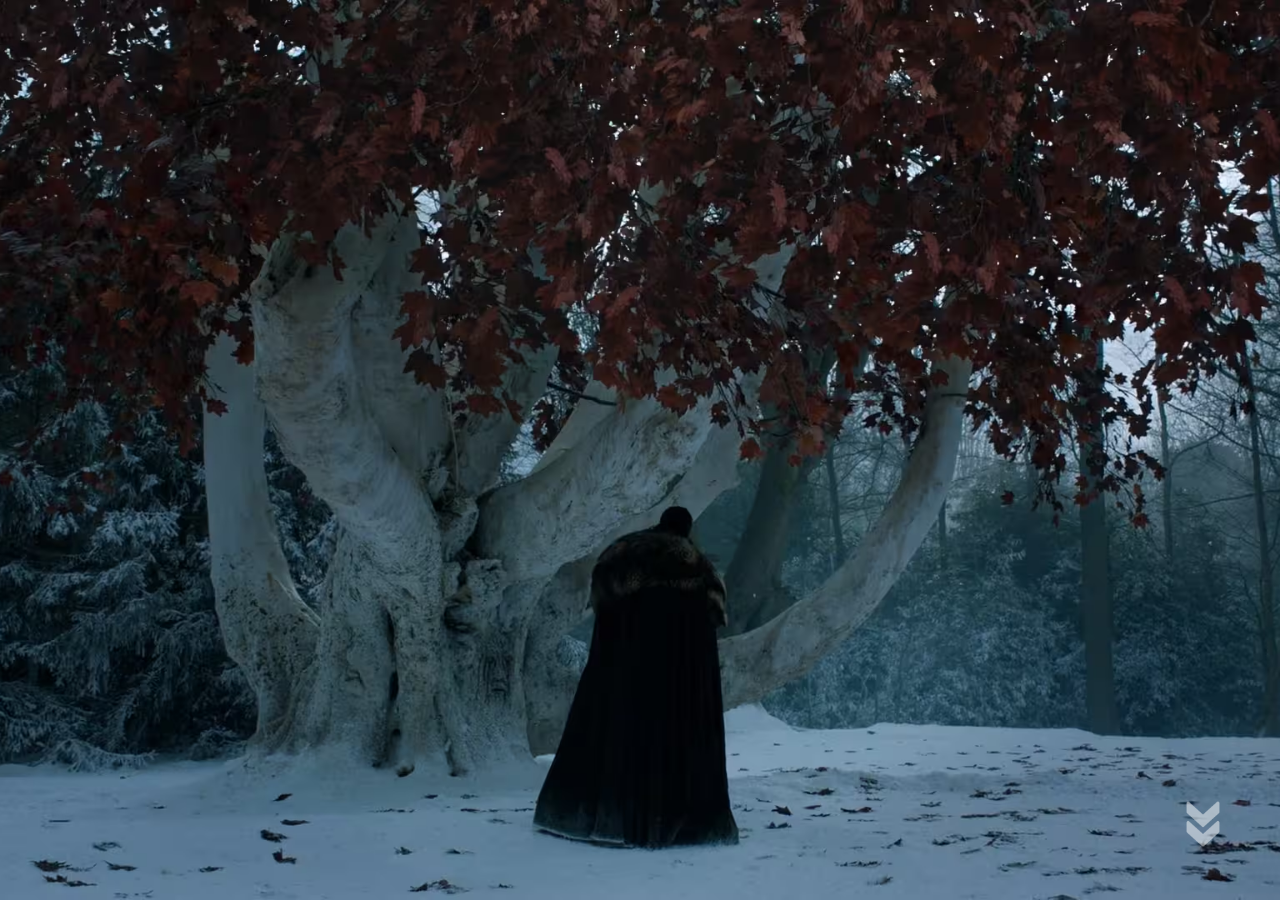
<file: index.html>
<!DOCTYPE html>
<html lang="en">
<head>
  <meta charset="UTF-8">
  <meta name="viewport" content="width=device-width, initial-scale=1.0">
  <title>Game Of Thrones</title>
  <meta name="google" content="notranslate">
  <link rel="shortcut icon" href="assets/favicon.webp" type="image/x-icon">
  <link rel="stylesheet" href="style.css">
</head>
<body style="--clr: #160e0d; --clr2: #67859f;">
  <section style="--bg: url(assets/img-1.avif); ">
    <a href="index2.html"></a>
  </section>
</body>
</html>
</file>
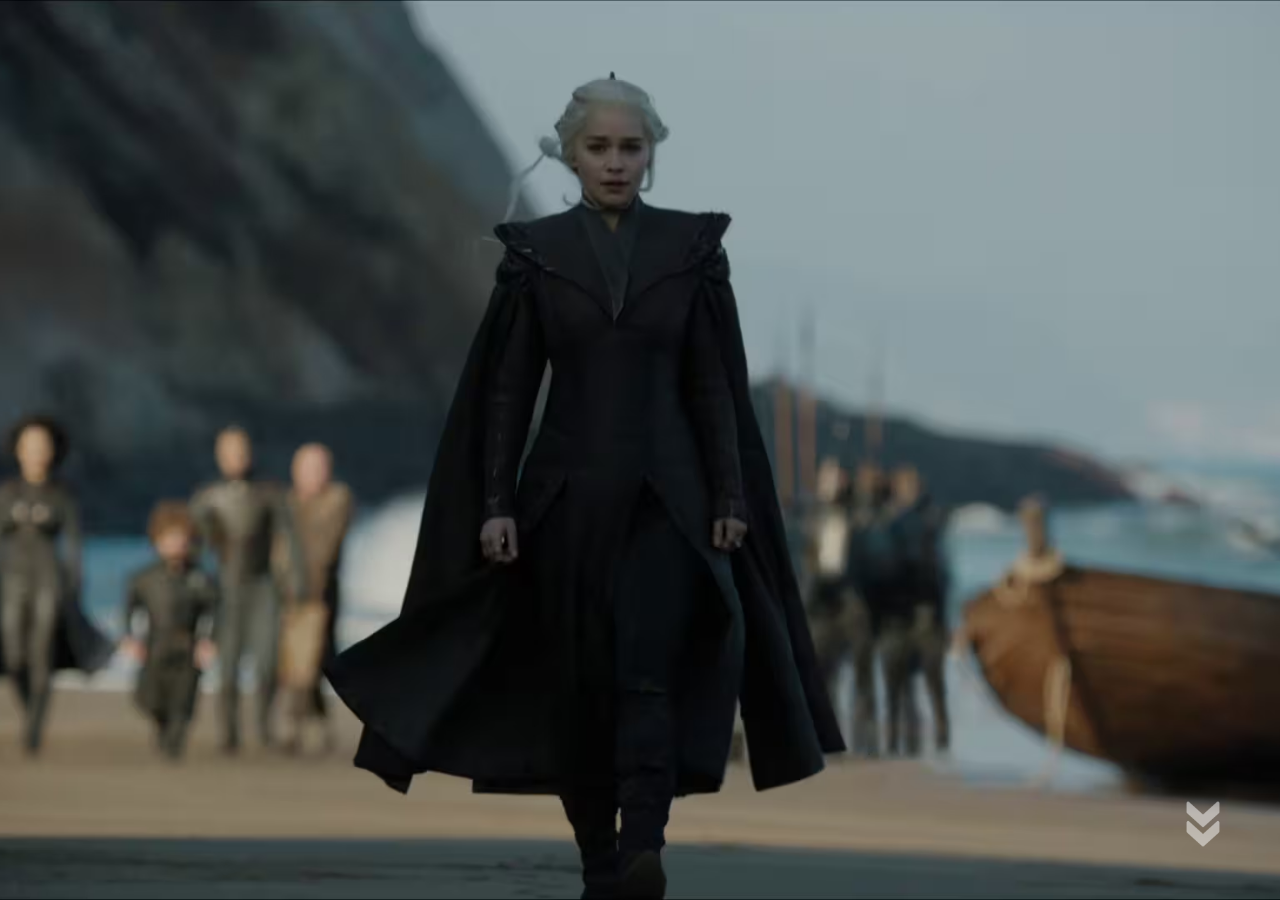
<file: index2.html>
<!DOCTYPE html>
<html lang="en">
<head>
  <meta charset="UTF-8">
  <meta name="viewport" content="width=device-width, initial-scale=1.0">
  <title>Game Of Thrones</title>
  <meta name="google" content="notranslate">
  <link rel="shortcut icon" href="assets/favicon.webp" type="image/x-icon">
  <link rel="stylesheet" href="style.css">
</head>
<body style="--clr: #97a6ab; --clr2: #354545">
  <section style="--bg: url(assets/img-2.avif); ">
    <a href="index3.html"></a>
  </section>
</body>
</html>
</file>
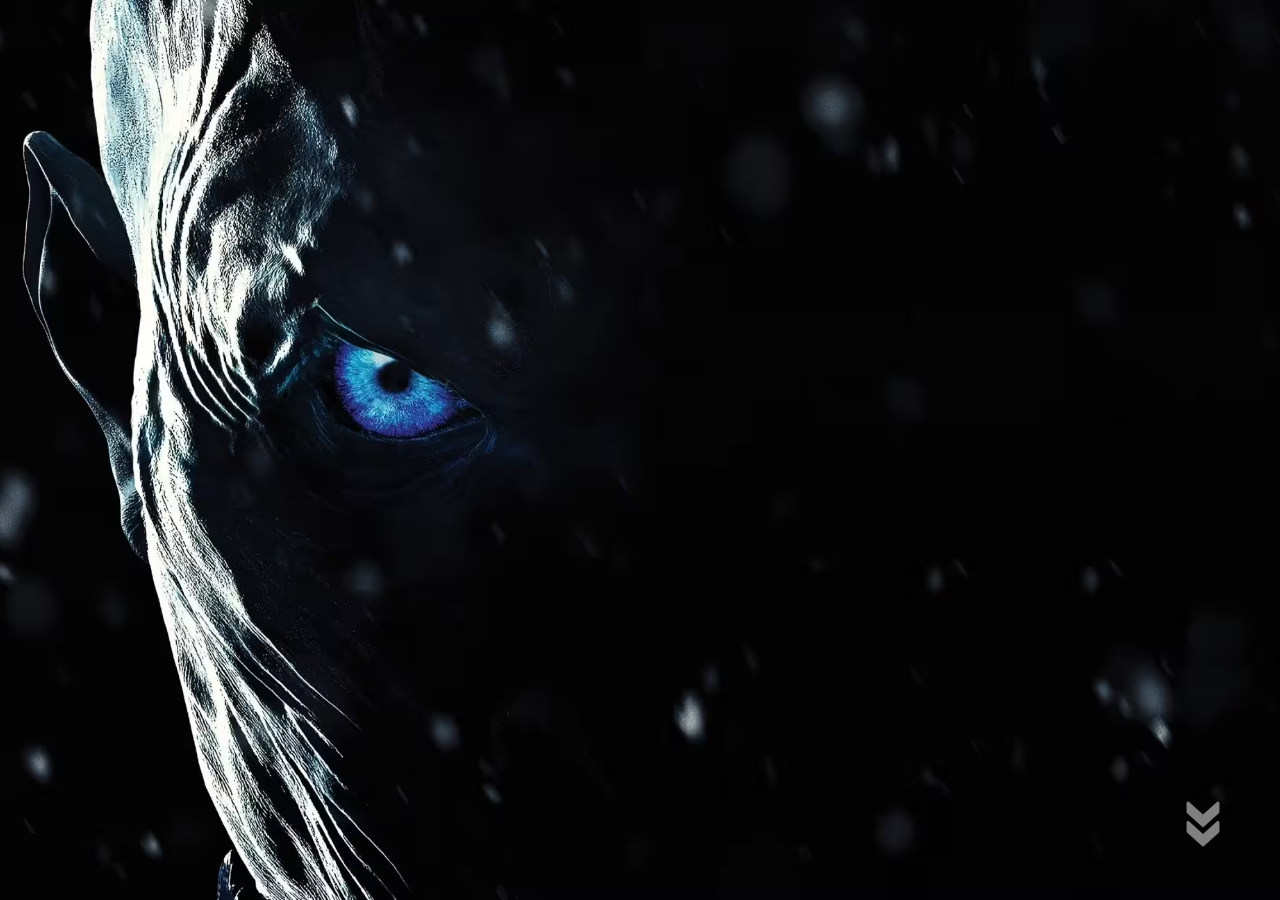
<file: index3.html>
<!DOCTYPE html>
<html lang="en">
<head>
  <meta charset="UTF-8">
  <meta name="viewport" content="width=device-width, initial-scale=1.0">
  <title>Game Of Thrones</title>
  <meta name="google" content="notranslate">
  <link rel="shortcut icon" href="assets/favicon.webp" type="image/x-icon">
  <link rel="stylesheet" href="style.css">
</head>
<body style="--clr: #000;--clr2: #000">
  <section style="--bg: url(assets/img-3.avif)">
    <a href="index4.html"></a>
  </section>
</body>
</html>
</file>
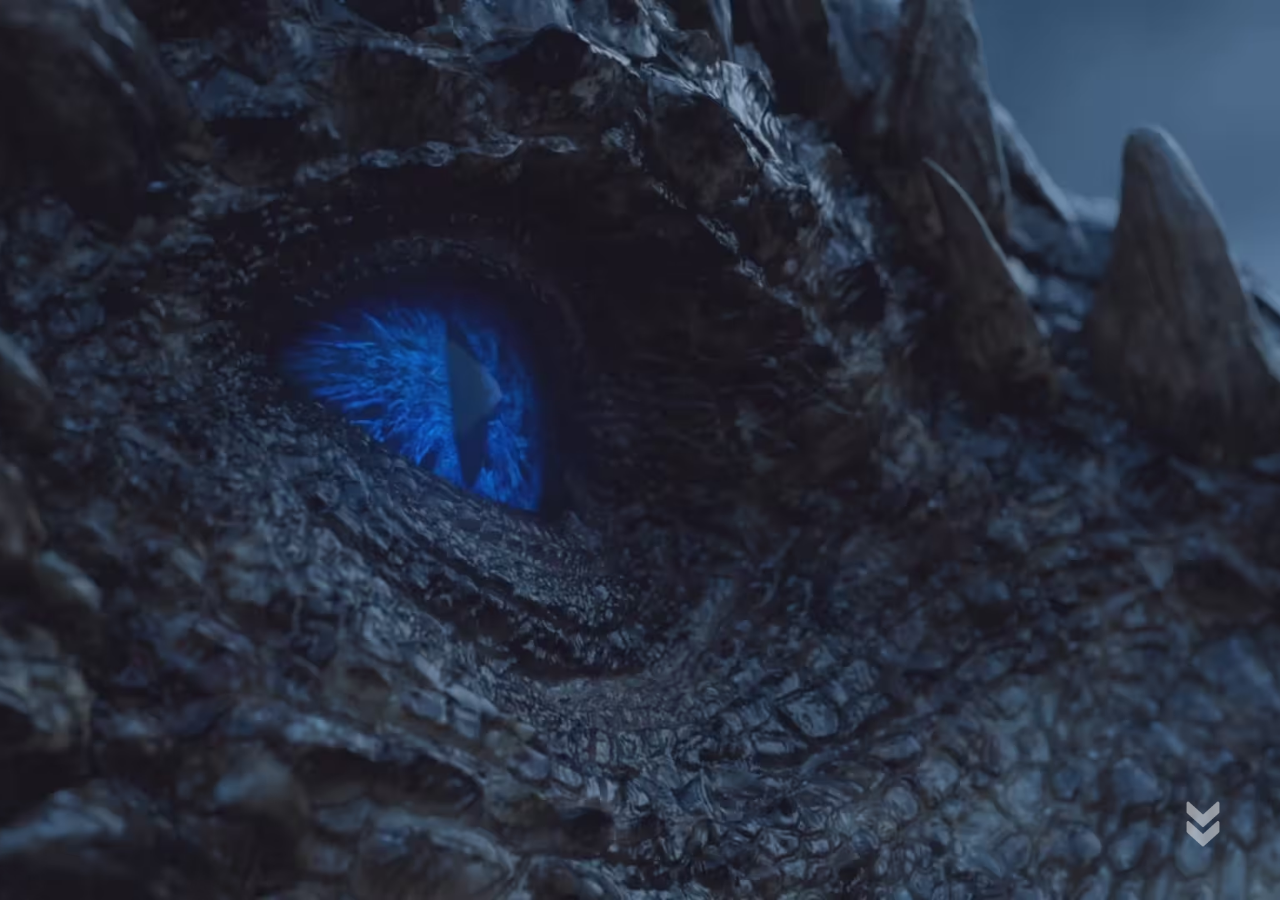
<file: index4.html>
<!DOCTYPE html>
<html lang="en">
<head>
  <meta charset="UTF-8">
  <meta name="viewport" content="width=device-width, initial-scale=1.0">
  <title>Game Of Thrones</title>
  <meta name="google" content="notranslate">
  <link rel="shortcut icon" href="assets/favicon.webp" type="image/x-icon">
  <link rel="stylesheet" href="style.css">
</head>
<body style="--clr: #35506f; --clr2: #19161d">
  <section style="--bg: url(assets/img-4.avif)">
    <a href="index5.html"></a>
  </section>
</body>
</html>
</file>
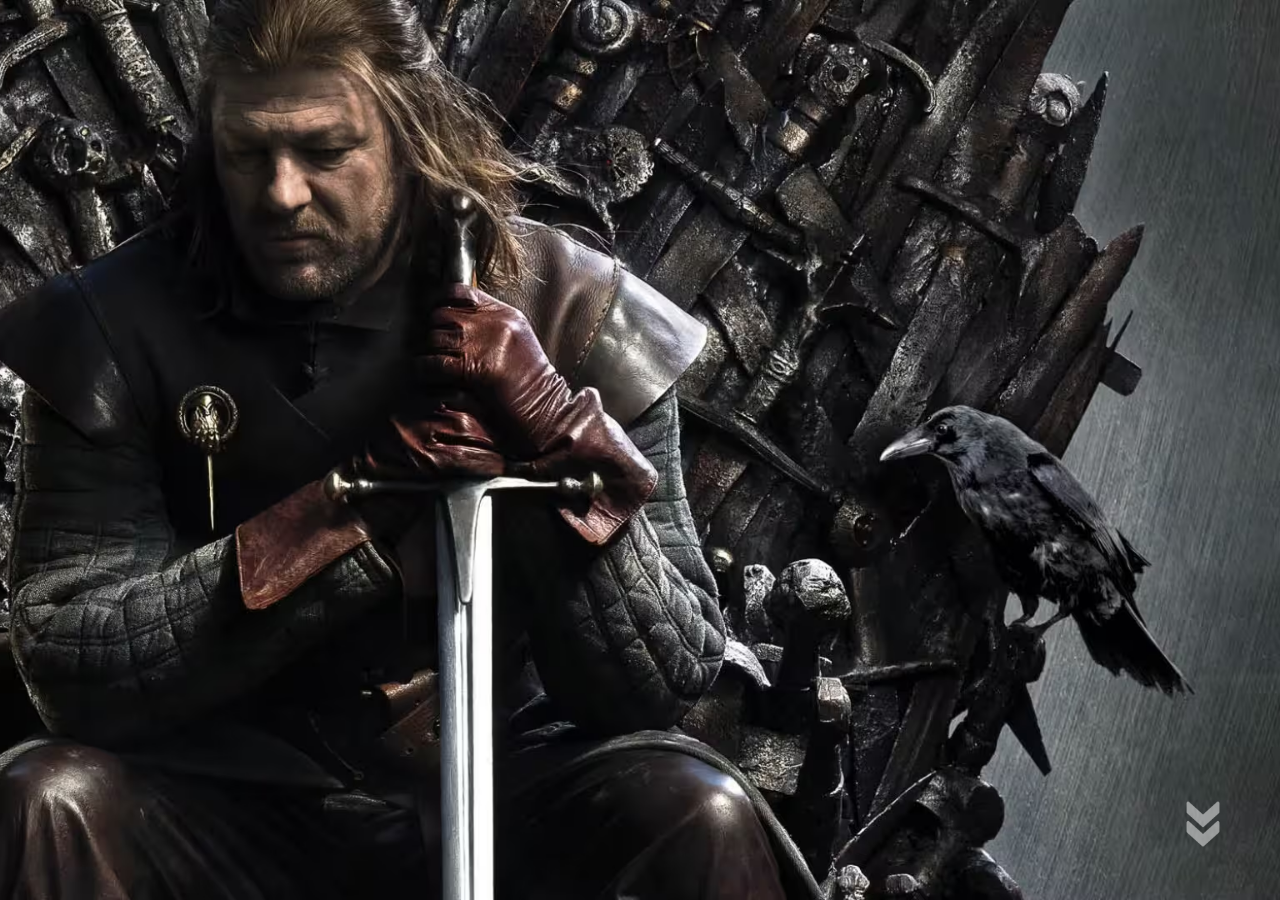
<file: index5.html>
<!DOCTYPE html>
<html lang="en">
<head>
  <meta charset="UTF-8">
  <meta name="viewport" content="width=device-width, initial-scale=1.0">
  <title>Game Of Thrones</title>
  <meta name="google" content="notranslate">
  <link rel="shortcut icon" href="assets/favicon.webp" type="image/x-icon">
  <link rel="stylesheet" href="style.css">

</head>
<body style="--clr: #1e1c1d; --clr2: #060608">
  <section style="--bg: url(assets/img-5.avif)">
    <a href="index6.html"></a>
  </section>
</body>
</html>
</file>
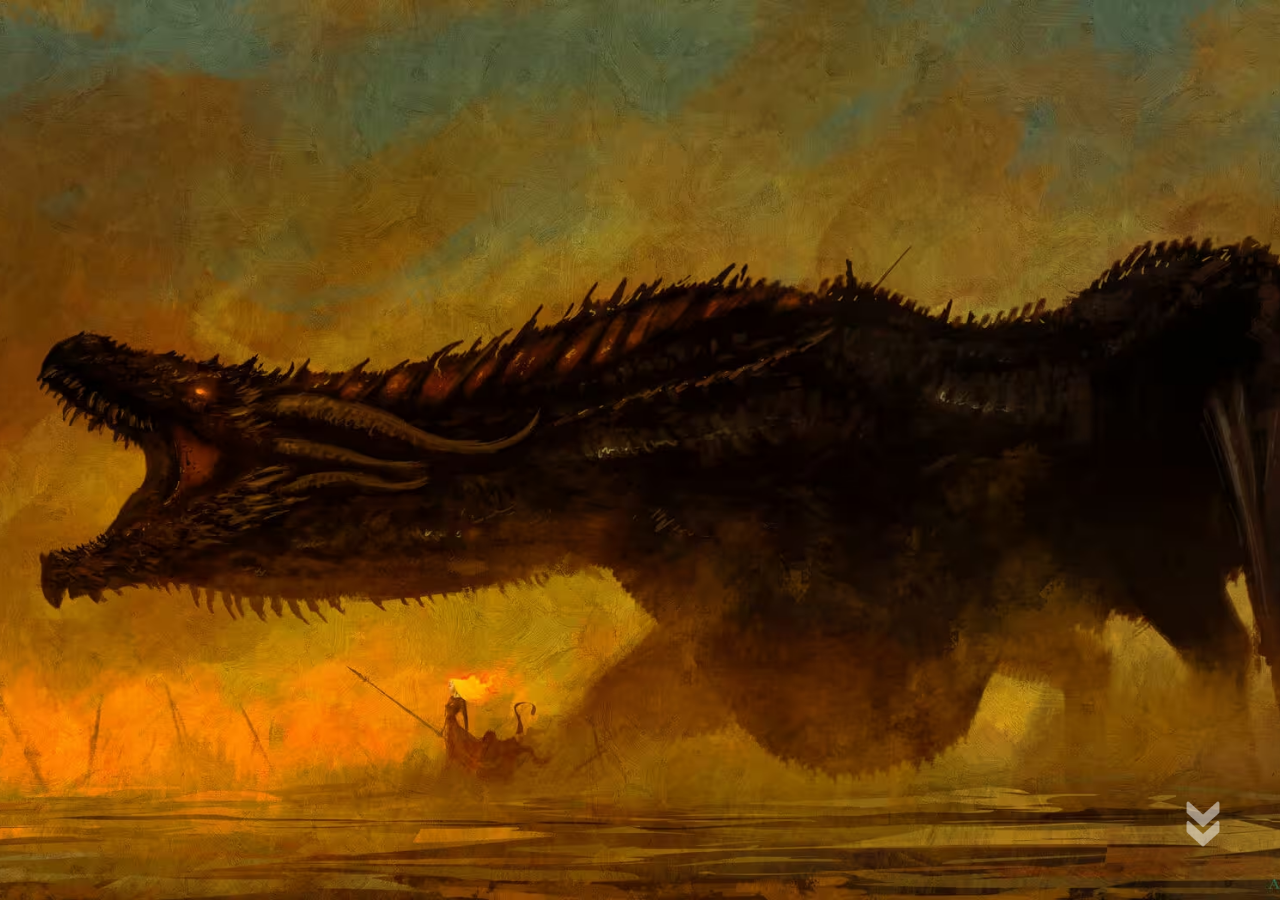
<file: index6.html>
<!DOCTYPE html>
<html lang="en">
  <head>
    <meta charset="UTF-8" />
    <meta name="viewport" content="width=device-width, initial-scale=1.0" />
    <title>Game Of Thrones</title>
    <meta name="google" content="notranslate" />
    <link rel="shortcut icon" href="assets/favicon.webp" type="image/x-icon" />
    <link rel="stylesheet" href="style.css" />
  </head>
  <body style="--clr: #60551f; --clr2: #442606">
    <section style="--bg: url(assets/img-6.avif)">
      <a href="index7.html"></a>
    </section>
  </body>
</html>
</file>
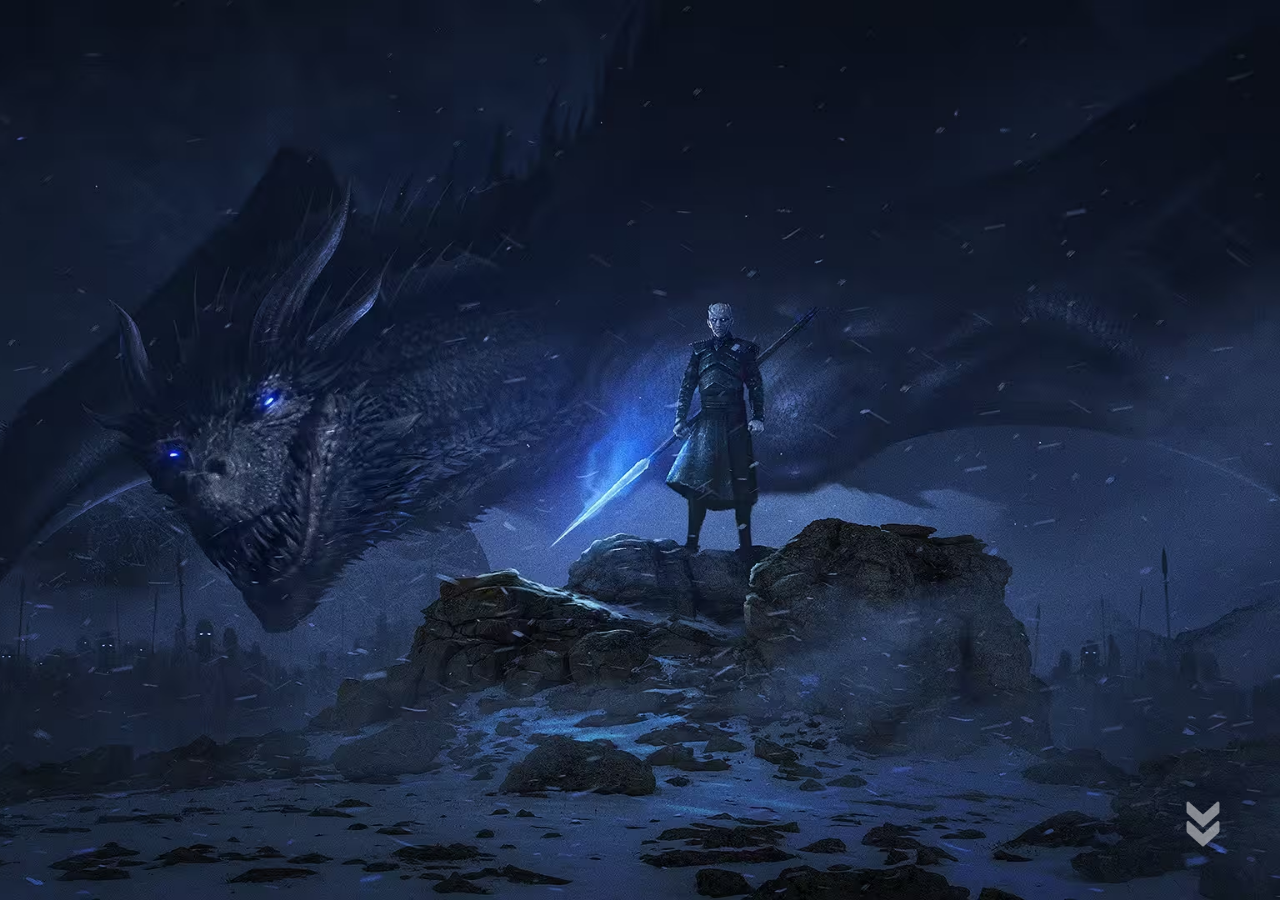
<file: index7.html>
<!DOCTYPE html>
<html lang="en">
  <head>
    <meta charset="UTF-8" />
    <meta name="viewport" content="width=device-width, initial-scale=1.0" />
    <title>Game Of Thrones</title>
    <meta name="google" content="notranslate" />
    <link rel="shortcut icon" href="assets/favicon.webp" type="image/x-icon" />
    <link rel="stylesheet" href="style.css" />
  </head>
  <body style="--clr: #0b111f; --clr2: #263659">
    <section style="--bg: url(assets/img-7.avif)">
      <a href="index.html"></a>
    </section>
  </body>
</html>
</file>
<file: style.css>
*,
*::after,
*::before {
  box-sizing: border-box;
  margin: 0;
  padding: 0;
  font-family: sans-serif, system-ui, -apple-system, BlinkMacSystemFont,
    'Segoe UI', Roboto, Oxygen, Ubuntu, Cantarell, 'Open Sans', 'Helvetica Neue';
  -webkit-tap-highlight-color: transparent;
}

html {
  scroll-behavior: smooth;
  scrollbar-width: thin;
}

body {
  height: 100vh;
  width: 100%;
  display: flex;
  flex-wrap: wrap;
  place-content: center;
  background-image: linear-gradient(to bottom, var(--clr), var(--clr2));
  overflow: hidden;
}

@view-transition {
  navigation: auto;
}

section {
  background-image: var(--bg);
  background-size: cover;
  background-position: center;
  position: fixed;
  width: 100%;
  height: 100%;
  inset: 0;
  display: flex;
  view-transition-name: section;

  &::before {
    content: '';
    display: block;
    width: 5vmax;
    height: 5vmax;
    position: absolute;
    right: 1vmax;
    top: 88%;
    transform: translateX(-50%) scale(.7) rotate(90deg);
    pointer-events: none;
    background-image: url('assets/arrow.png');
    background-size: cover;
    background-position: center;
    background-blend-mode: multiply;
    filter: invert(1) opacity(.5);
  }

  a {
    width: 100%;
    height: 100%;
    display: block;
    background-color: transparent;
  }
}

::view-transition-new(section) {
  animation: fadeIn 1s ease forwards;
}

::view-transition-old(section) {
  animation: fadeIn 1s ease reverse forwards;
}

@keyframes fadeIn {
  0% {
    scale: 0;
    top: -100%;
  }
  100% {
    scale: 1;
    top: 0;
  }
}
</file>
